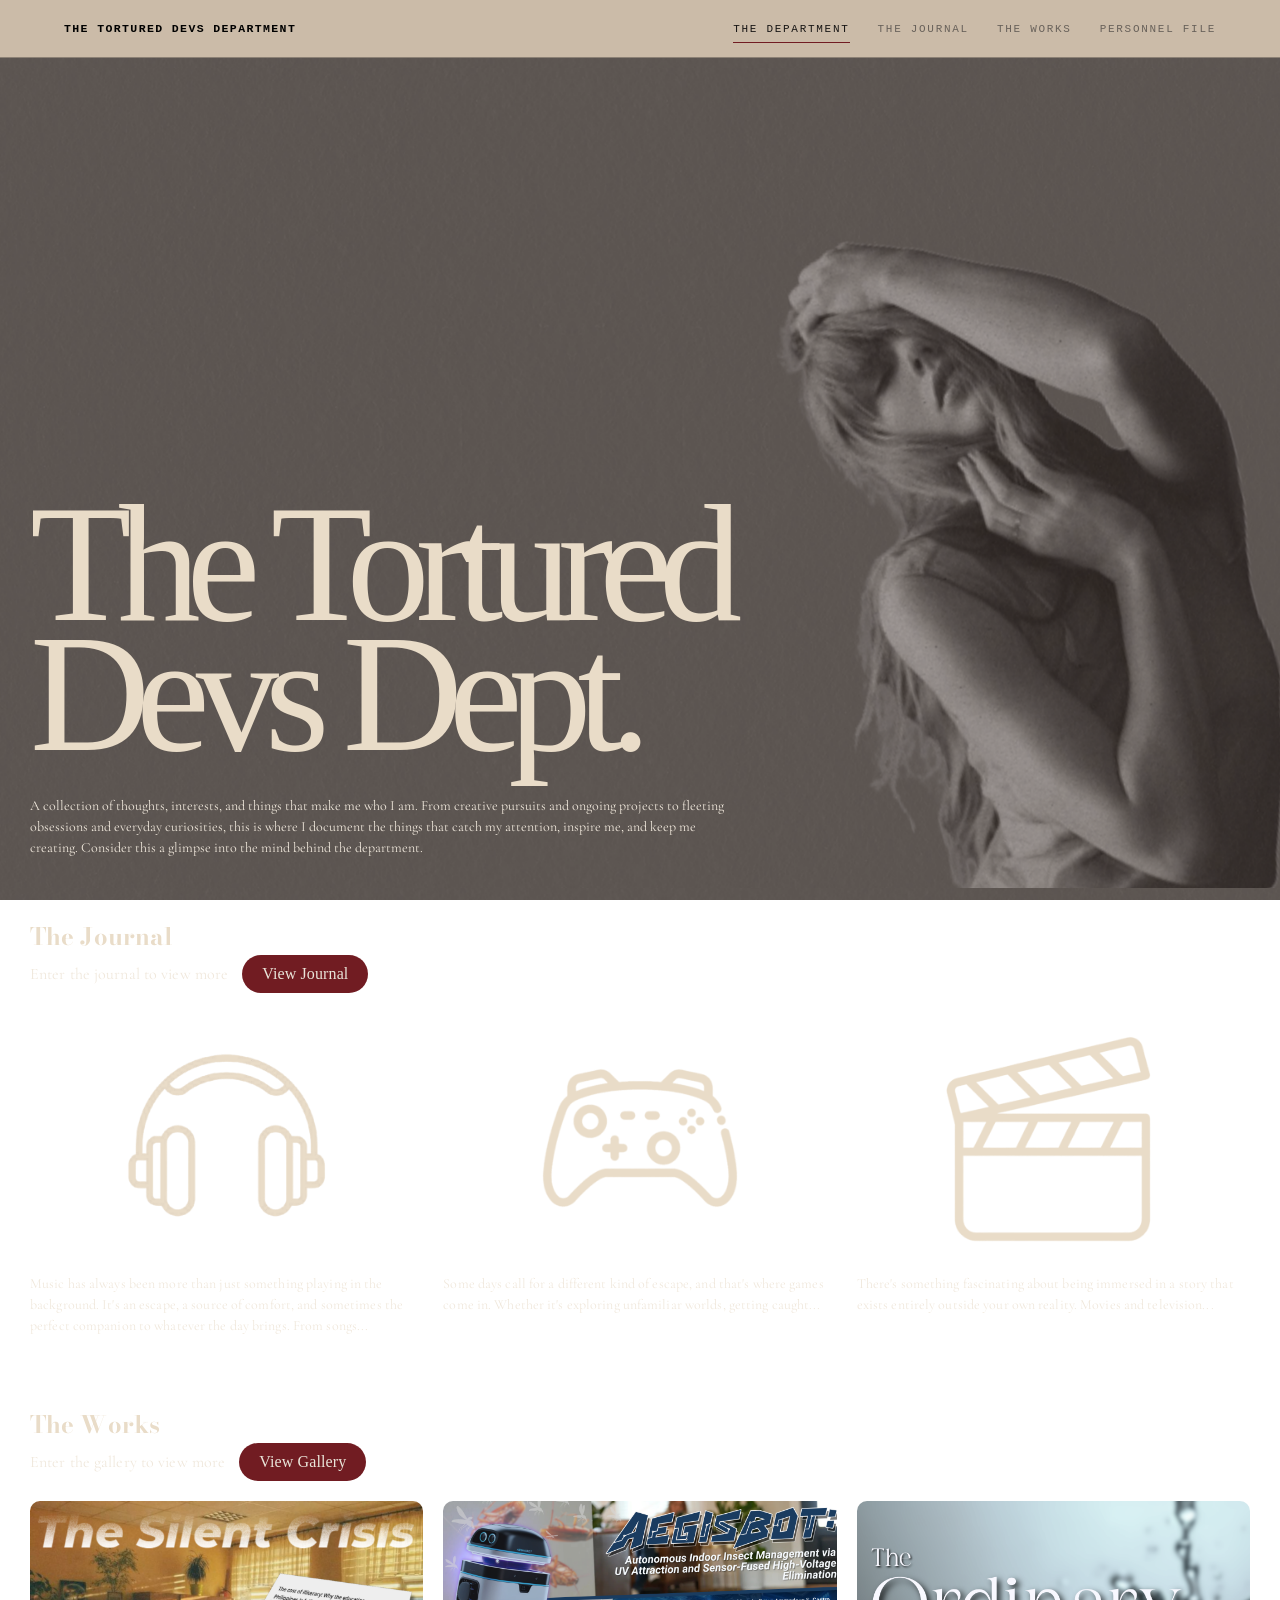
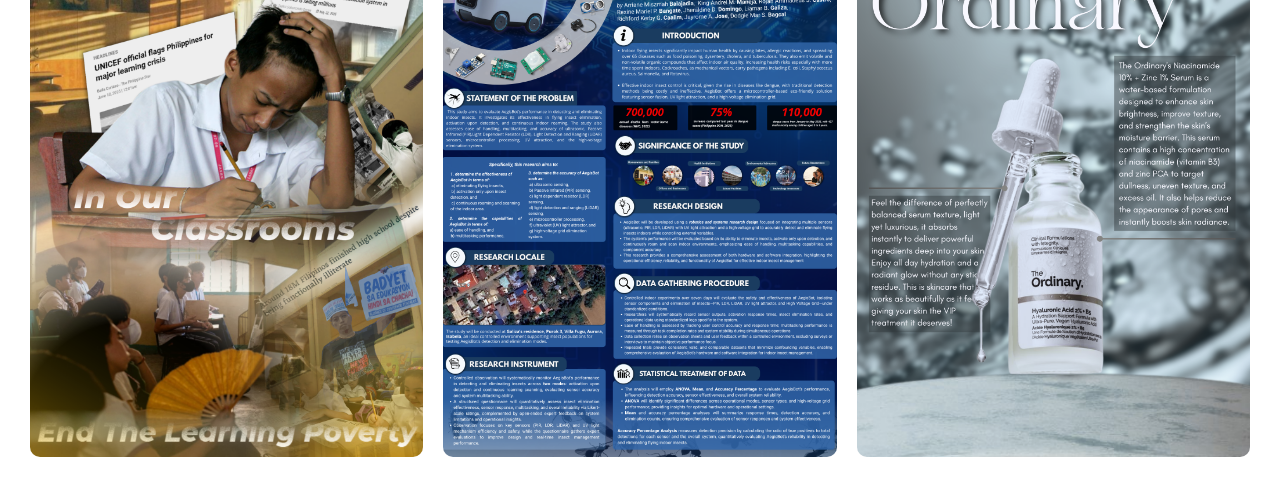
<file: index.html>
<!DOCTYPE html>
<html lang="en">
<head>
    <meta charset="UTF-8">
    <meta name="viewport" content="width=device-width, initial-scale=1.0">
    <title>The Tortured Devs Department</title>
    <link rel="stylesheet" href="styles/styles.css">
    <link href="https://fonts.googleapis.com/css2?family=Bodoni+Moda:opsz,wght@6..96,400;6..96,500&family=Cormorant+Garamond:wght@400;500&display=swap" rel="stylesheet">
</head>
<body>
    <div class="siteHeader">
    
        <a href="index.html" class="logo">The Tortured Devs Department</a>
        <button class="menuToggle" aria-label="Toggle menu">☰</button>
        <nav id="nav">
            <a href="index.html" class="active">the department</a>
            <a href="hobbiesandint.html">the journal</a>
            <a href="gallery.html">the works</a>
            <a href="about.html">personnel file</a>
        </nav>
    </div>
    <main>
        <div class="banner">
            <img src="images/hero.png" class="bannerImage" alt="banner">
            <div class="bannerText">
                <h1>The Tortured Devs Dept.</h1>
                <p> A collection of thoughts, interests, and things that make me who I am. 
                    From creative pursuits and ongoing projects to fleeting obsessions and 
                    everyday curiosities, this is where I document the things that catch my 
                    attention, inspire me, and keep me creating. Consider this a glimpse 
                    into the mind behind the department.
                </p>
            </div>
        </div>
        <div class="content">
            <div class="contentHeadJourn">
                <h2>The Journal</h2>
                <p>Enter the journal to view more</p>
                <a href="hobbiesandint.html" class="viewButton">View Journal</a>
            </div>
            
            <div class="journPreview">
                <div class="contentPrevJourn"><a href="hobbiesandint.html">
                    <img src="images/musicIcon.png" alt="preview">
                        <p>
                            Music has always been more than just something playing in the background. 
                            It's an escape, a source of comfort, and sometimes the perfect companion to 
                            whatever the day brings. From songs...
                        </p>
                        </a>
                </div>
                <div class="contentPrevJourn"><a href="hobbiesandint.html">
                    <img src="images/gameIcon.png" alt="preview">
                        <p>
                            Some days call for a different kind of escape, and that's where games come in.
                            Whether it's exploring unfamiliar worlds, getting caught...
                        </p>
                        </a>
                </div>
                <div class="contentPrevJourn"><a href="hobbiesandint.html">
                    <img src="images/filmIcon.png" alt="preview">
                        <p>
                            There's something fascinating about being immersed in a story that exists 
                            entirely outside your own reality. Movies and television...
                        </p>
                        </a>
                </div>
            </div>

            <div class="contentHeadGallery">
                <h2>The Works</h2>
                <p>Enter the gallery to view more</p>
                <a href="gallery.html" class="viewButton">View Gallery</a>
            </div>
            <div class="galleryPrev">
                <a href="gallery.html?image=pic1.png" class="contentPrevGallery">
                    <img src="images/pic1.png" alt="Gallery preview 1">
                </a>

                <a href="gallery.html?image=pic2.png" class="contentPrevGallery">
                    <img src="images/pic2.png" alt="Gallery preview 2">
                </a>

                <a href="gallery.html?image=pic3.png" class="contentPrevGallery">
                    <img src="images/pic3.png" alt="Gallery preview 3">
                </a>
            </div>
        </div>
    </main>
    <script src="script.js"></script>
</body>
</html>
</file>
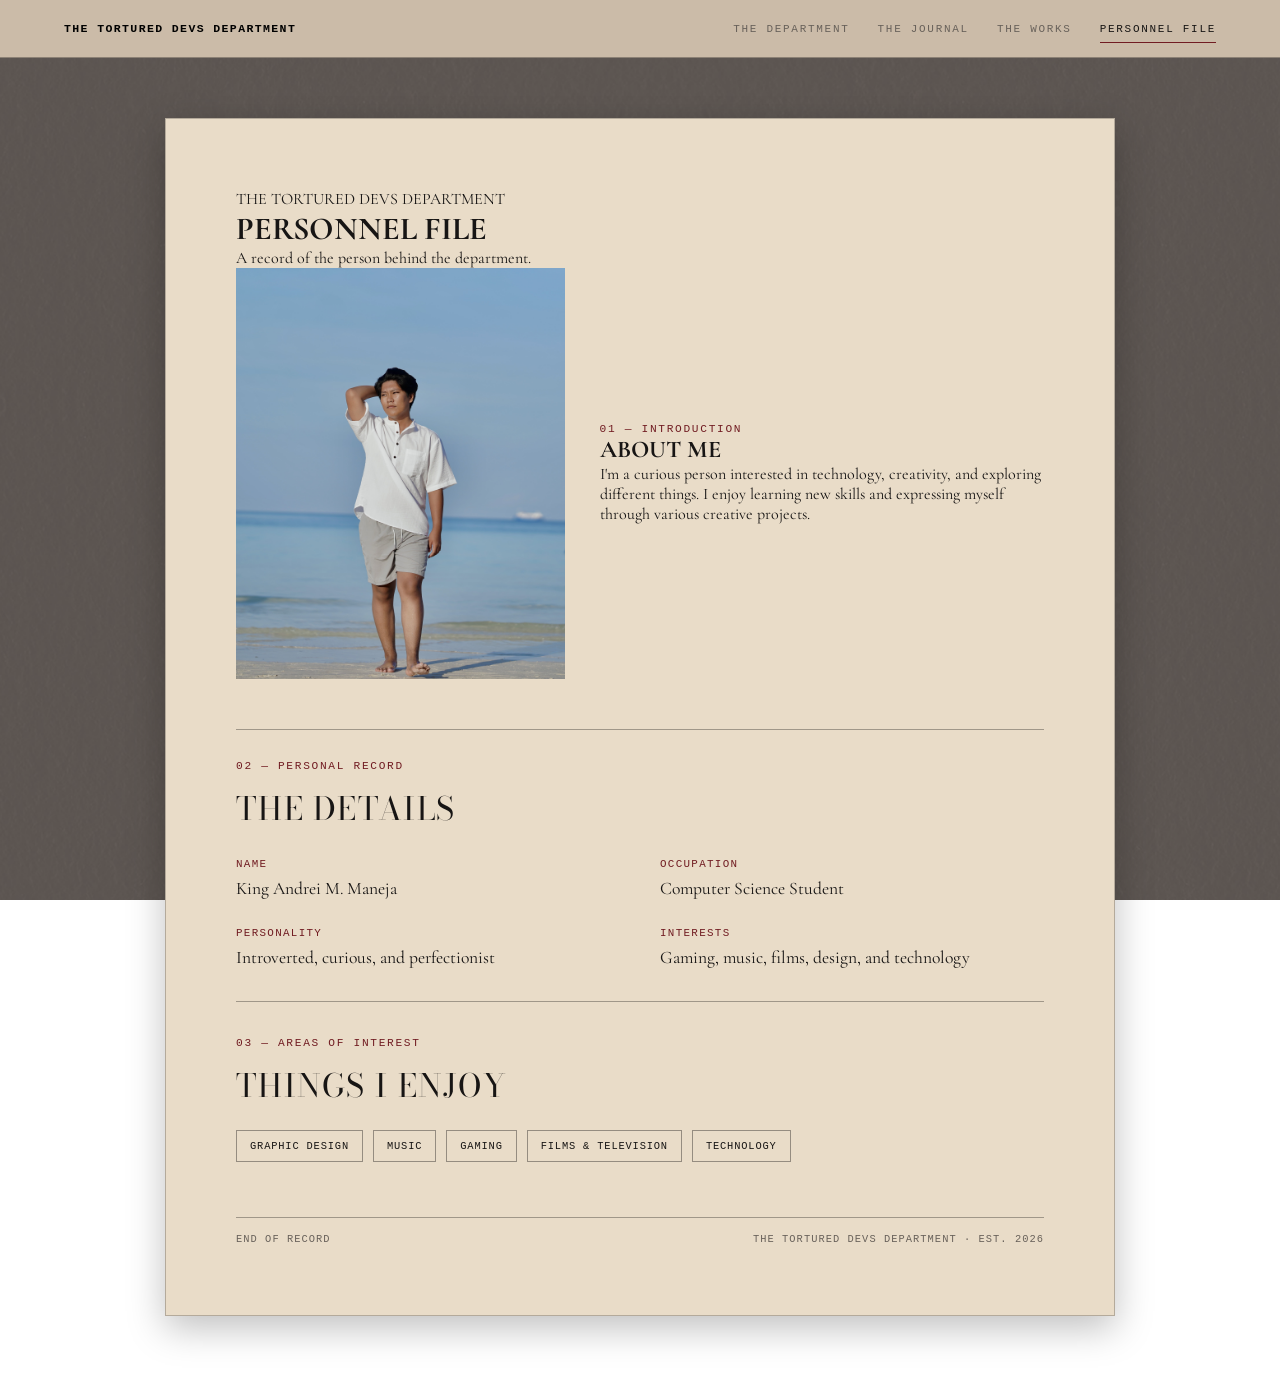
<file: about.html>
<!DOCTYPE html>
<html lang="en">
<head>
    <meta charset="UTF-8">
    <meta name="viewport" content="width=device-width, initial-scale=1.0">
    <title>The Tortured Devs Department</title>
    <link rel="stylesheet" href="styles/styles.css">
    <link href="https://fonts.googleapis.com/css2?family=Bodoni+Moda:opsz,wght@6..96,400;6..96,500&family=Cormorant+Garamond:wght@400;500&display=swap" rel="stylesheet">
</head>
<body>
    <div class="siteHeader">

        <a href="index.html" class="logo">The Tortured Devs Department</a>
        <button class="menuToggle" aria-label="Toggle menu">☰</button>
        <nav id="nav">
            <a href="index.html">the department</a>
            <a href="hobbiesandint.html">the journal</a>
            <a href="gallery.html">the works</a>
            <a href="about.html" class="active">personnel file</a>
        </nav>
    </div>
    <main>
        <div class="profilePage">
            <div class="profilePaper">
                <div class="profileHeading">
                    <p>THE TORTURED DEVS DEPARTMENT</p>
                    <h1>PERSONNEL FILE</h1>
                    <span>A record of the person behind the department.</span>
                </div>

                <div class="profileIntro">
                    <div class="profilePhoto">
                        <img src="images/profilePic.jpg" alt="Profile picture">
                    </div>

                    <div class="profileText">
                        <p class="profileLabel">01 — INTRODUCTION</p>
                        <h2>ABOUT ME</h2>
                        <p>
                            I'm a curious person interested in technology,
                            creativity, and exploring different things.
                            I enjoy learning new skills and expressing myself
                            through various creative projects.
                        </p>
                    </div>
                </div>

                <div class="profileDetails">
                    <p class="profileLabel">02 — PERSONAL RECORD</p>
                    <h2>THE DETAILS</h2>

                    <div class="profileInfo">
                        <div>
                            <span>NAME</span>
                            <p>King Andrei M. Maneja</p>
                        </div>
                        <div>
                            <span>OCCUPATION</span>
                            <p>Computer Science Student</p>
                        </div>
                        <div>
                            <span>PERSONALITY</span>
                            <p>Introverted, curious, and perfectionist</p>
                        </div>
                        <div>
                            <span>INTERESTS</span>
                            <p>Gaming, music, films, design, and technology</p>
                        </div>
                    </div>
                </div>

                <div class="profileInterests">
                    <p class="profileLabel">03 — AREAS OF INTEREST</p>
                    <h2>THINGS I ENJOY</h2>

                    <div class="interestList">
                        <span>GRAPHIC DESIGN</span>
                        <span>MUSIC</span>
                        <span>GAMING</span>
                        <span>FILMS & TELEVISION</span>
                        <span>TECHNOLOGY</span>
                    </div>
                </div>

                <div class="profileFooter">
                    <p>END OF RECORD</p>
                    <span>THE TORTURED DEVS DEPARTMENT · EST. 2026</span>
                </div>
            </div>
        </div>
    </main>
    <script src="script.js"></script>
</body>
</html>
</file>
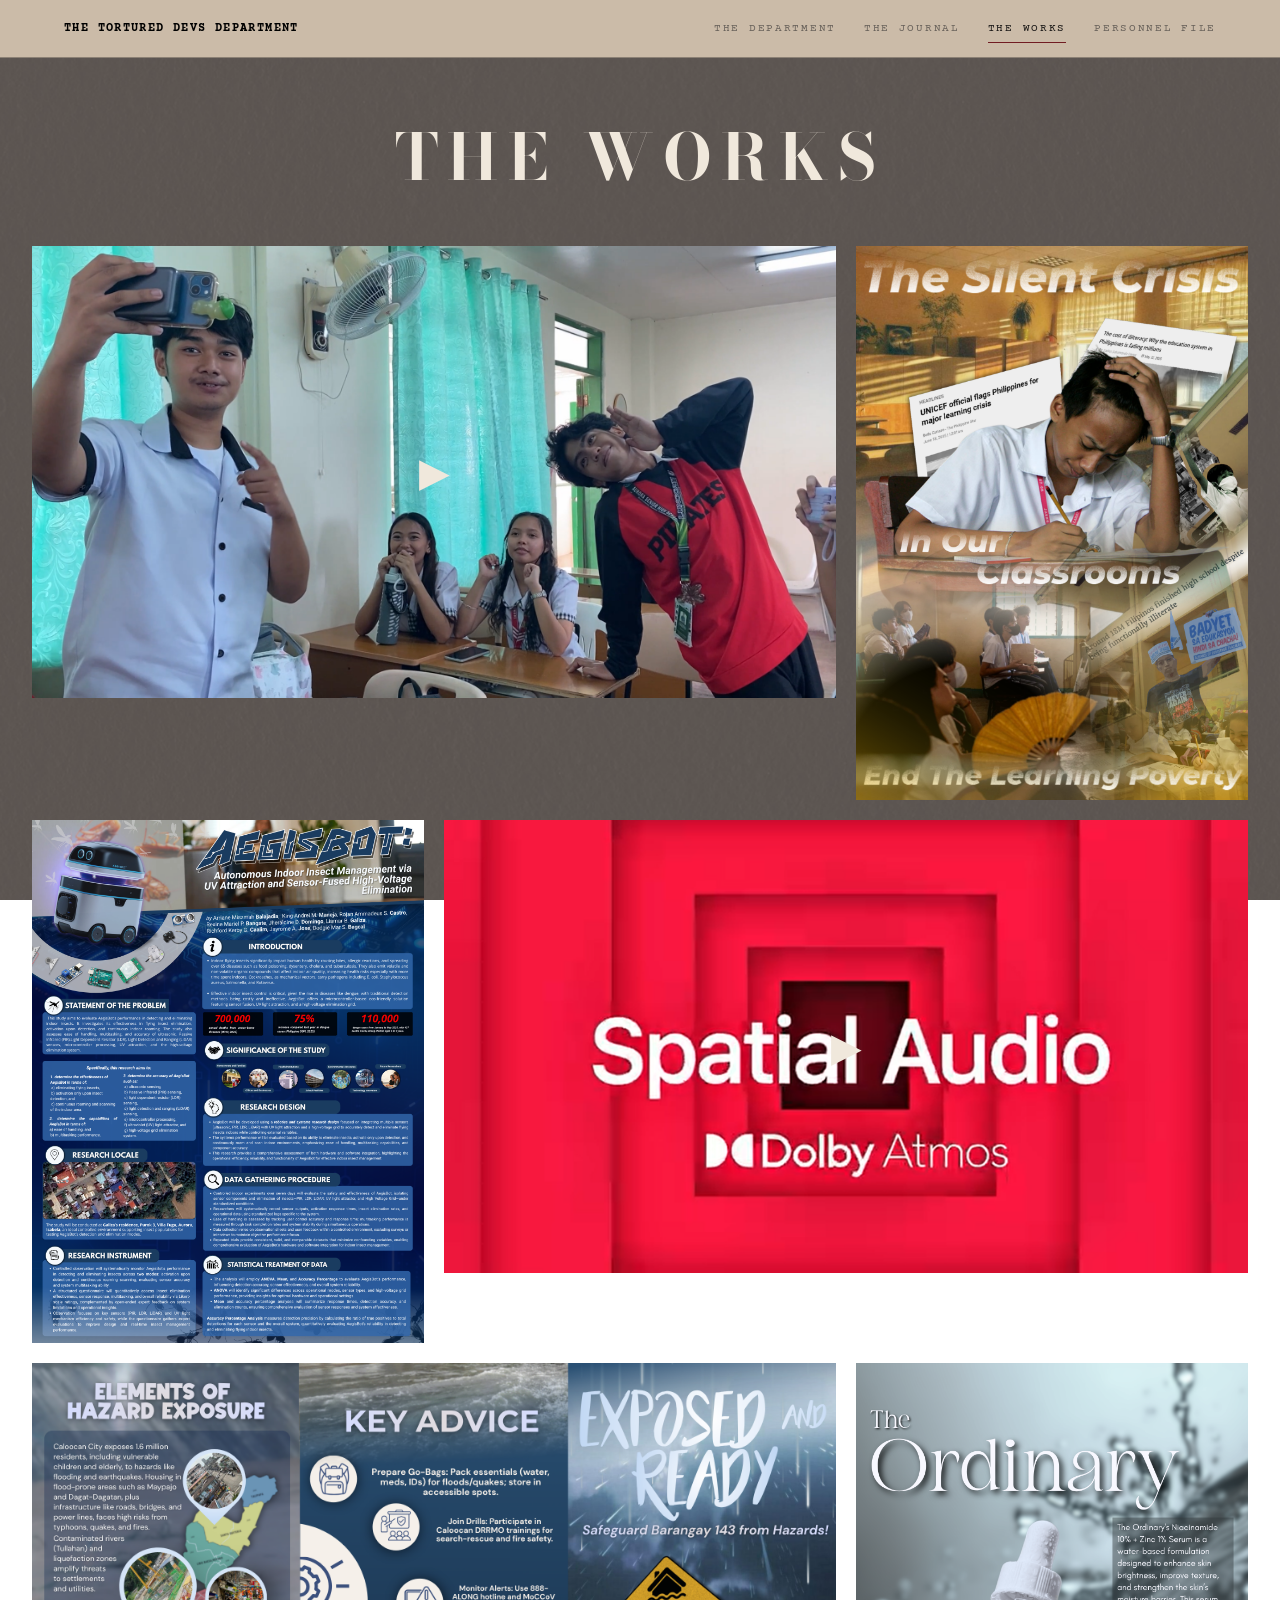
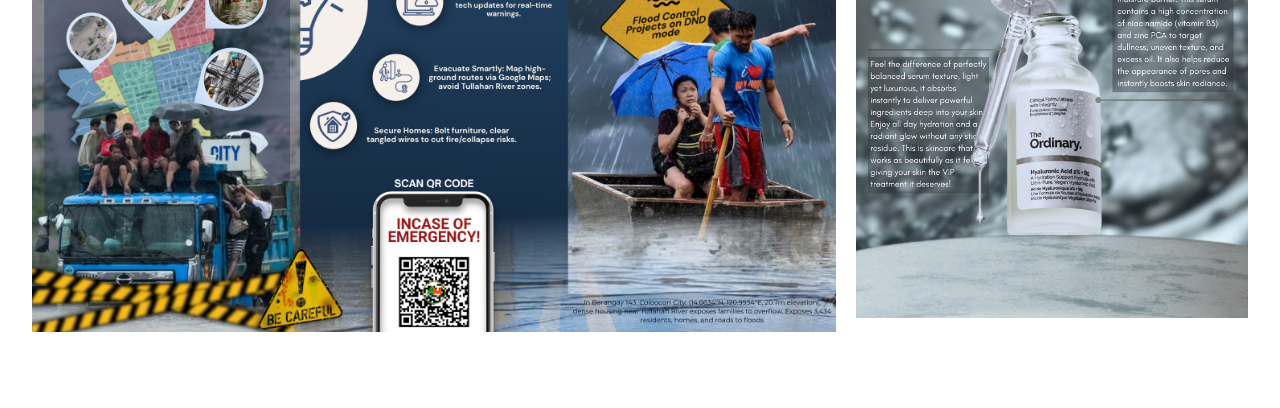
<file: gallery.html>
<!DOCTYPE html>
<html lang="en">

<head>
    <meta charset="UTF-8">
    <meta name="viewport" content="width=device-width, initial-scale=1.0">
    <title>The Tortured Devs Department</title>

    <link rel="stylesheet" href="styles/styles.css">

    <link href="https://fonts.googleapis.com/css2?family=Bodoni+Moda:opsz,wght@6..96,400;6..96,500&family=Cormorant+Garamond:wght@400;500&family=Courier+Prime:wght@400;700&display=swap" rel="stylesheet">
</head>

<body>

    <div class="siteHeader">
        <a href="index.html" class="logo">The Tortured Devs Department</a>

        <button class="menuToggle" type="button" aria-label="Toggle menu">☰</button>

        <nav id="nav">
            <a href="index.html">the department</a>
            <a href="hobbiesandint.html">the journal</a>
            <a href="gallery.html" class="active">the works</a>
            <a href="about.html">personnel file</a>
        </nav>
    </div>

    <main>

        <div class="galleryHeader">
            <h1>THE WORKS</h1>
        </div>

        <div class="galleryMasonry">

            <button class="galleryCard landscape" type="button"
                data-type="video"
                data-video-id="vAM9sGTKgOc">

                <img src="images/vid1Thumbnail.png" alt="Video 1 thumbnail">

                <span>The Things That Burn When No One Is Watching</span>
                <span class="playIcon" aria-hidden="true">▶</span>

            </button>

            <button class="galleryCard" type="button"
                data-type="image">

                <img src="images/pic1.png" alt="Photo 1">

                <span>The Unwritten Lessons of a Borrowed Future</span>

            </button>

            <button class="galleryCard" type="button"
                data-type="image">

                <img src="images/pic2.png" alt="Photo 2">

                <span>A Most Public Trial of Private Conclusions</span>

            </button>

            <button class="galleryCard landscape" type="button"
                data-type="video"
                data-video-id="2HufLmQmGqs">

                <img src="images/vid2Thumbnail.png" alt="Video 2 thumbnail">

                <span>A Soundtrack for the Things We Couldn't Say. Yearn with Apple Music</span>
                <span class="playIcon" aria-hidden="true">▶</span>

            </button>

            <button class="galleryCard" type="button"
                data-type="carousel">

                <img src="images/pic4.png" alt="Photo 4">
                <img src="images/pic5.png" alt="Photo 5" hidden>

                <span>A Study in Imperfection, or the Art of Becoming</span>

            </button>

            <button class="galleryCard" type="button"
                data-type="image">

                <img src="images/pic3.png" alt="Photo 3">

                <span>A Study in Imperfection, or the Art of Becoming</span>

            </button>

        </div>

    </main>

    <dialog class="imageViewer">

        <div class="viewerContent">

            <button class="viewerPrev" type="button" aria-label="Previous image">‹</button>

            <img class="viewerImage" src="images/pic1.png" alt="Selected gallery image">

            <button class="viewerNext" type="button" aria-label="Next image">›</button>

            <div class="viewerSide">
                <button class="viewerClose" type="button" aria-label="Close image">&times;</button>

                <p class="viewerCaption"></p>
                <p class="viewerCounter"></p>
            </div>

        </div>

    </dialog>

    <dialog class="videoViewer">

        <div class="videoViewerContent">

            <iframe class="viewerVideo" title="Gallery video player" allow="accelerometer; autoplay; clipboard-write; encrypted-media; gyroscope; picture-in-picture; web-share" referrerpolicy="strict-origin-when-cross-origin" allowfullscreen></iframe>

            <div class="viewerSide">
                <button class="viewerClose" type="button" aria-label="Close video">&times;</button>

                <p class="viewerCaption"></p>
            </div>

        </div>

    </dialog>

    <script src="script.js"></script>

</body>
</html>
</file>
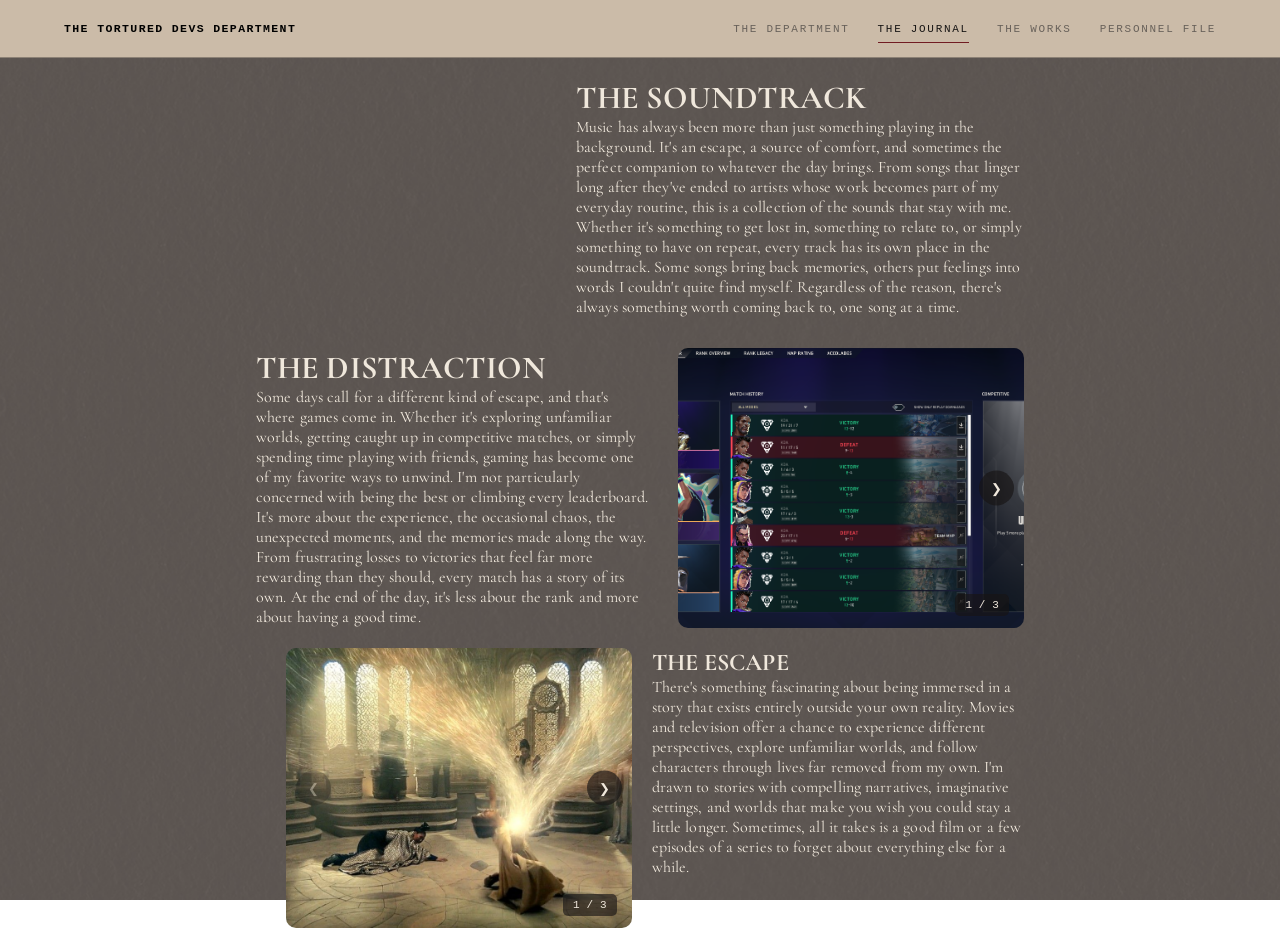
<file: hobbiesandint.html>
<!DOCTYPE html>
<html lang="en">
<head>
    <meta charset="UTF-8">
    <meta name="viewport" content="width=device-width, initial-scale=1.0">
    <title>The Tortured Devs Department</title>
    <link rel="stylesheet" href="styles/styles.css">
    <link href="https://fonts.googleapis.com/css2?family=Bodoni+Moda:opsz,wght@6..96,400;6..96,500&family=Cormorant+Garamond:wght@400;500&display=swap" rel="stylesheet">
</head>
<body>
    <div class="siteHeader">
    
        <a href="index.html" class="logo">The Tortured Devs Department</a>
        <button class="menuToggle" aria-label="Toggle menu">☰</button>
        <nav id="nav">
            <a href="index.html">the department</a>
            <a href="hobbiesandint.html" class="active">the journal</a>
            <a href="gallery.html">the works</a>
            <a href="about.html">personnel file</a>
        </nav>
    </div>
    <main>
        <div class="journalSelection">
            <div class="journalEntry">
                <div class="spotifyEmbed">
                    <iframe data-testid="embed-iframe"
                    style="border-radius:12px"
                    src="https://open.spotify.com/embed/playlist/2UO0IVPFY34RZie0UR5kw1?utm_source=generator&si=5070b3c070aa4804"
                    allowfullscreen=""
                    allow="autoplay; clipboard-write; encrypted-media; fullscreen; picture-in-picture"
                    loading="lazy">
                    </iframe>
                </div>
                <div class="journalText">
                    <h1>THE SOUNDTRACK</h1>
                    <p>
                        Music has always been more than just something playing in the background. 
                        It's an escape, a source of comfort, and sometimes the perfect companion to 
                        whatever the day brings. From songs that linger long after they've ended to 
                        artists whose work becomes part of my everyday routine, this is a collection 
                        of the sounds that stay with me. Whether it's something to get lost in, 
                        something to relate to, or simply something to have on repeat, every track 
                        has its own place in the soundtrack. Some songs bring back memories, others 
                        put feelings into words I couldn't quite find myself. Regardless of the reason, 
                        there's always something worth coming back to, one song at a time.
                    </p>
                </div>
            </div>  
            <div class="journalEntry">
                <div class="journalText">
                    <h1>THE DISTRACTION</h1>
                    <p>
                        Some days call for a different kind of escape, and that's where games come in.
                        Whether it's exploring unfamiliar worlds, getting caught up in competitive
                        matches, or simply spending time playing with friends, gaming has become one
                        of my favorite ways to unwind. I'm not particularly concerned with being the
                        best or climbing every leaderboard. It's more about the experience, the
                        occasional chaos, the unexpected moments, and the memories made along the
                        way. From frustrating losses to victories that feel far more rewarding than
                        they should, every match has a story of its own. At the end of the day, it's
                        less about the rank and more about having a good time.
                    </p>
                </div>
                    <div class="imageCarousel">
                        <div class="carouselTrack">
                            <img src="images/gameCarousel1.png" alt="Gaming screenshot">
                            <img src="images/gameCarousel2.png" alt="Gaming screenshot">
                            <img src="images/gameCarousel3.png" alt="Gaming screenshot">
                        </div>
                        <button class="carouselPrev" aria-label="Previous image">&#10094;</button>
                        <button class="carouselNext" aria-label="Next image">&#10095;</button>
                        <div class="carouselCounter">
                            <span class="currentSlide">01</span> / 03
                        </div>
                    </div>
            </div>
            <section class="journalEntry film">
                <div class="imageCarousel">
                    <div class="carouselTrack">
                        <img src="images/film1.jpg" alt="Film screenshot 1">
                        <img src="images/film2.jpg" alt="Film screenshot 2">
                        <img src="images/film3.jpg" alt="Film screenshot 3">
                    </div>
                    <button class="carouselPrev" aria-label="Previous image">&#10094;</button>
                    <button class="carouselNext" aria-label="Next image">&#10095;</button>
                    <div class="carouselCounter">
                        <span class="currentSlide">01</span> / 03
                    </div>
                </div>
                <div class="journalText">
                    <h2>THE ESCAPE</h2>
                    <p>
                        There's something fascinating about being immersed in a story that exists 
                        entirely outside your own reality. Movies and television offer a chance to 
                        experience different perspectives, explore unfamiliar worlds, and follow 
                        characters through lives far removed from my own. I'm drawn to stories with 
                        compelling narratives, imaginative settings, and worlds that make you wish 
                        you could stay a little longer. Sometimes, all it takes is a good film or 
                        a few episodes of a series to forget about everything else for a while.
                    </p>
                </div>
            </section>
        </div> 
    </main>
    <script src="script.js"></script>
</body>
</html>
</file>
<file: styles/styles.css>
* {
    margin: 0;
    padding: 0;
    box-sizing: border-box;
}

html,
body {
    margin: 0;
    padding: 0;
    width: 100%;
    min-height: 100%;
}

body {
    background-image: url("../images/background.png");
    background-size: cover;
    background-position: center;
    background-repeat: no-repeat;
    background-attachment: fixed;
}

main {
    margin-top: 10px;
    flex: 1;
}

a {
    color: inherit;
    text-decoration: none;
}

.siteHeader {
    position: sticky;
    top: 0;
    z-index: 1000;
    width: 100%;
    display: flex;
    justify-content: space-between;
    align-items: center;
    gap: 28px;
    padding: 22px 5vw;
    border-bottom: 1px solid rgba(23, 21, 20, 0.35);
    background: #CBBBA8;
    backdrop-filter: blur(18px);
}

.logo {
    font-family: "Courier Prime", "Courier New", monospace;
    font-size: 0.72rem;
    font-weight: bolder;
    letter-spacing: 0.12em;
    text-transform: uppercase;
    transition: opacity 0.2s ease;
}

.logo:hover {
    opacity: 0.55;
}

#nav {
    display: flex;
    align-items: center;
    gap: 28px;
}

#nav a {
    position: relative;
    font-family: "Courier Prime", "Courier New", monospace;
    font-size: clamp(5px, 1vw, 11px);
    letter-spacing: 1.28pt;
    text-transform: uppercase;
    color: #68615a;
    transition: color 0.2s ease, transform 0.2s ease;
}

#nav a:hover,
#nav a.active {
    color: #171514;
}

#nav a.active::after {
    content: "";
    position: absolute;
    left: 0;
    right: 0;
    bottom: -8px;
    height: 1px;
    background: #711c22;
}

.menuToggle {
    display: none;
    background: none;
    border: 0;
    font-size: 20.2px;
    cursor: pointer;
}

@media (max-width: 768px) {
    .siteHeader {
        position: sticky;
        z-index: 1000;
        overflow: visible;
    }

    .logo,
    .menuToggle {
        position: relative;
        z-index: 1002;
    }

    .menuToggle {
        display: block;
    }

    #nav {
        display: none;
        position: absolute;
        top: 100%;
        left: 0;
        width: 100%;
        height: auto;
        max-height: 80vh;
        box-sizing: border-box;
        border-bottom: 1px solid rgba(23, 21, 20, 0.35);
        background: rgba(233, 228, 217, 0.97);
        backdrop-filter: blur(18px);
        z-index: 1001;
        flex-direction: column;
        align-items: flex-start;
        justify-content: flex-start;
        gap: 26px;
        padding: 30px 26px;
        overflow-y: auto;
    }

    #nav.open {
        display: flex;
    }

    #nav a {
        font-size: 11px;
        text-transform: uppercase;
        letter-spacing: 1px;
        color: #171514;
    }
}

.banner {
    position: relative;
    min-height: calc(100vh - 80px);
    width: 100%;
    overflow: hidden;
}

.bannerImage {
    position: absolute;
    inset: 0;
    width: 100%;
    height: 100%;
    object-fit: cover;
    object-position: right center;
    z-index: 0;
}

.bannerText {
    position: relative;
    z-index: 1;
    display: flex;
    min-height: calc(100vh - 80px);
    flex-direction: column;
    justify-content: flex-end;
    align-items: flex-start;
    padding: 30px;
    box-sizing: border-box;
}

.bannerText h1 {
    margin: 0 0 35px;
    max-width: 750px;
    font-size: clamp(4.8rem, 13vw, 12rem);
    line-height: 0.78;
    letter-spacing: -0.085em;
    font-weight: 400;
    color: #E9DCC8;
}

.bannerText p {
    font-size: 14px;
    line-height: 1.5;
    max-width: 700px;
    margin: 0;
    color: #F0E8DC;
    font-family: "Cormorant Garamond", serif;
}

.content {
    margin: 30px;
}

.contentHeadJourn {
    margin-bottom: 20px;
    letter-spacing: 0.08pt;
    color: #F0E8DC;
}

.contentHeadJourn h2 {
    color: #E9DCC8;
    font-family: "Bodoni Moda", serif;
}

.contentHeadJourn p,
.contentHeadJourn button {
    display: inline-block;
    font-family: "Cormorant Garamond", serif;
    margin-right: 10px;
}

.contentHeadJourn button {
    border: 0;
    border-radius: 10px;
    padding: 6px 12px;
    letter-spacing: 0.08pt;
    font-size: 14px;
    background: #F0E8DC;
    color: #171514;
    cursor: pointer;
}

.journPreview {
    display: flex;
    flex-direction: row;
    overflow: auto;
    margin-bottom: 70px;
    gap: 20px;
    width: 100%;
    font-family: "Cormorant Garamond", serif;
    letter-spacing: 0.08pt;
    color: #F0E8DC;
}

.contentPrevJourn {
    flex: 1;
    border-radius: 10px;
    padding: 0;
    cursor: pointer;
    transition: background 0.5s ease, padding 0.5s ease, transform 0.5s ease;
}

.contentPrevJourn:hover {
    background: #68615a;
    border-radius: 20px;
    padding: 10px;
}

.contentPrevJourn img {
    display: block;
    margin-inline: auto;
    width: clamp(200px, 33vw, 350px);
    height: clamp(200px, 33vw, 250px);
    object-fit: cover;
}

.contentPrevJourn p {
    margin-top: 10px;
    font-size: 14px;
    line-height: 1.5;
}

.galleryPrev {
    display: flex;
    flex-direction: row;
    overflow: auto;
    gap: 20px;
    width: 100%;
    flex: 1;
    min-width: 200px;
}

.contentHeadGallery {
    margin-bottom: 20px;
    letter-spacing: 0.08pt;
    color: #F0E8DC;
}

.contentHeadGallery h2 {
    color: #E9DCC8;
    font-family: "Bodoni Moda", serif;
}

.contentHeadGallery p,
.contentHeadGallery button {
    display: inline-block;
    font-family: "Cormorant Garamond", serif;
    margin-right: 10px;
}

.contentHeadGallery button {
    border: 0;
    border-radius: 10px;
    padding: 6px 12px;
    letter-spacing: 0.08pt;
    font-size: 14px;
    background: #F0E8DC;
    color: #171514;
    cursor: pointer;
}

.contentPrevGallery {
    flex: 1;
    min-width: 200px;
    border-radius: 10px;
    padding: 0;
    overflow: hidden;
    transition: background 0.5s ease, border-radius 0.5s ease;
}

.contentPrevGallery:hover {
    background: #68615a;
    border-radius: 20px;
}

.contentPrevGallery img {
    display: block;
    width: 100%;
    height: 100%;
    object-fit: cover;
    transition: transform 0.5s ease;
}

.contentPrevGallery:hover img {
    transform: scale(1.05);
}

.journalSelection {
    display: flex;
    flex-direction: column;
    justify-content: center;
    align-items: center;
}

.journalEntry {
    display: flex;
    flex-direction: row;
    align-items: flex-start;
    margin: 10px;
    letter-spacing: 0.08pt;
    color: #F0E8DC;
    font-family: "Cormorant Garamond", serif;
    width: 60vw;
}

.journalEntry .spotifyEmbed {
    margin-top: 0;
    margin-right: 20px;
    flex-shrink: 0;
}

.spotifyEmbed iframe {
    display: block;
    width: 300px;
    height: 250px;
    border: none;
}

.journalEntry.gaming {
    flex-direction: row;
}

.journalEntry.film {
    flex-direction: row;
}

.journalEntry.film .imageCarousel {
    margin-right: 20px;
}

.imageCarousel {
    position: relative;
    width: 45%;
    height: 280px;
    margin-left: 30px;
    flex-shrink: 0;
    overflow: hidden;
    border-radius: 10px;
}

.carouselTrack {
    display: flex;
    width: 100%;
    height: 100%;
    transition: transform 0.5s ease;
}

.carouselTrack img {
    flex: 0 0 100%;
    min-width: 100%;
    width: 100%;
    height: 100%;
    object-fit: cover;
}

.imageCarousel button {
    position: absolute;
    top: 50%;
    transform: translateY(-50%);
    border: none;
    border-radius: 50%;
    width: 35px;
    height: 35px;
    background: rgba(23, 21, 20, 0.65);
    color: #F0E8DC;
    cursor: pointer;
    transition: background 0.3s ease;
}

.imageCarousel button:hover {
    background: #711c22;
}

.imageCarousel button:disabled {
    opacity: 0.35;
    cursor: default;
}

.carouselPrev {
    left: 10px;
}

.carouselNext {
    right: 10px;
}

.carouselCounter {
    position: absolute;
    bottom: 12px;
    right: 15px;
    padding: 5px 10px;
    border-radius: 5px;
    background: rgba(23, 21, 20, 0.65);
    color: #F0E8DC;
    font-family: "Courier New", monospace;
    font-size: 11px;
}

@media (max-width: 768px) {
    .journalEntry {
        flex-direction: column;
        width: 90%;
        gap: 20px;
    }

    .journalEntry.gaming,
    .journalEntry.film {
        flex-direction: column;
    }

    .imageCarousel {
        width: 100%;
        height: 250px;
        margin: 0;
    }

    .journalEntry.film .imageCarousel {
        margin-right: 0;
    }

    .spotifyEmbed iframe {
        max-width: 100%;
    }
}

.galleryHeader {
    text-align: center;
    margin: 50px 0 40px;
}

.galleryHeader h1 {
    font-family: "Bodoni Moda", serif;
    font-size: clamp(2rem, 5vw, 4rem);
    color: #F0E8DC;
    letter-spacing: 0.15em;
}

.galleryMasonry {
    display: grid;
    grid-template-columns: repeat(3, minmax(0, 1fr));
    grid-auto-flow: dense;
    align-items: start;
    gap: 20px;
    width: 95%;
    max-width: 1500px;
    margin: 3% auto 6%;
}

.galleryCard {
    position: relative;
    display: block;
    width: 100%;
    height: auto;
    padding: 0;
    border: none;
    background: #171514;
    cursor: pointer;
    overflow: hidden;
}

.galleryCard.landscape {
    grid-column: span 2;
}

.galleryCard img,
.galleryCard video {
    display: block;
    width: 100%;
    height: auto;
    object-fit: contain;
}

.galleryCard > span:not(.playIcon) {
    position: absolute;
    bottom: 0;
    left: 0;
    width: 100%;
    padding: 15px;
    color: #F0E8DC;
    background: rgba(23, 21, 20, 0.75);
    font-family: "Cormorant Garamond", serif;
    font-size: 1rem;
    opacity: 0;
    transition: opacity 0.3s ease;
}

.galleryCard:hover > span:not(.playIcon),
.galleryCard:focus-visible > span:not(.playIcon) {
    opacity: 1;
}

.galleryCard .playIcon {
    position: absolute;
    top: 50%;
    left: 50%;
    bottom: auto;
    width: auto;
    padding: 0;
    transform: translate(-50%, -50%);
    color: #F0E8DC;
    background: transparent;
    font-family: Arial, sans-serif;
    font-size: 2.5rem;
    opacity: 1;
    visibility: visible;
    z-index: 2;
    pointer-events: none;
}

.imageViewer,
.videoViewer {
    width: 85%;
    max-width: 1200px;
    max-height: 90vh;
    margin: auto;
    padding: 0;
    border: 1px solid rgba(240, 232, 220, 0.3);
    background: #171514;
    color: #F0E8DC;
}

.imageViewer[open],
.videoViewer[open] {
    display: flex;
    align-items: center;
    justify-content: center;
}

.imageViewer::backdrop,
.videoViewer::backdrop {
    background: rgba(0, 0, 0, 0.85);
}

.viewerContent,
.videoViewerContent {
    display: flex;
    align-items: center;
    justify-content: center;
    gap: 20px;
    width: 100%;
    padding: 25px;
}

.viewerImage {
    display: block;
    flex: 1;
    min-width: 0;
    width: auto;
    max-width: 75%;
    max-height: 75vh;
    object-fit: contain;
}

.viewerVideo {
    display: block;
    flex-shrink: 0;
    width: 75%;
    height: auto;
    max-height: 80vh;
    aspect-ratio: 16 / 9;
    border: 0;
}

.viewerSide {
    position: relative;
    flex: 1;
    min-width: 150px;
    align-self: stretch;
    display: flex;
    flex-direction: column;
    justify-content: flex-start;
    padding-top: 40px;
}

.viewerClose {
    position: absolute;
    top: 0;
    right: 0;
    border: none;
    background: none;
    color: #F0E8DC;
    font-size: 2rem;
    cursor: pointer;
}

.viewerCaption {
    font-family: "Cormorant Garamond", serif;
    font-size: 1.1rem;
    line-height: 1.5;
}

.viewerPrev,
.viewerNext {
    flex-shrink: 0;
    width: 40px;
    height: 40px;
    border: 1px solid rgba(240, 232, 220, 0.4);
    border-radius: 50%;
    background: rgba(23, 21, 20, 0.7);
    color: #F0E8DC;
    font-size: 1.8rem;
    cursor: pointer;
    transition: background 0.3s ease, border-color 0.3s ease;
}

.viewerPrev:hover,
.viewerNext:hover {
    background: #711c22;
    border-color: #711c22;
}

.viewerPrev:disabled,
.viewerNext:disabled {
    opacity: 0.3;
    cursor: default;
}

.viewerCounter {
    margin-top: 12px;
    font-family: "Courier Prime", monospace;
    font-size: 0.75rem;
    color: #CBBBA8;
}

@media (max-width: 700px) {
    .galleryMasonry {
        grid-template-columns: repeat(2, minmax(0, 1fr));
        width: 92%;
    }

    .imageViewer,
    .videoViewer {
        width: 95%;
    }

    .viewerContent {
        flex-wrap: wrap;
        gap: 12px;
        padding: 15px;
    }

    .viewerImage {
        max-width: calc(100% - 104px);
        max-height: 65vh;
    }

    .viewerPrev,
    .viewerNext {
        width: 35px;
        height: 35px;
        font-size: 1.5rem;
    }

    .viewerSide {
        flex-basis: 100%;
        min-width: 0;
        min-height: 60px;
        padding-top: 35px;
    }

    .videoViewerContent {
        flex-direction: column;
        align-items: center;
        max-height: 90vh;
        overflow-y: auto;
    }

    .viewerVideo {
        width: 100%;
        max-height: 65vh;
    }

    .videoViewerContent .viewerSide {
        width: 100%;
    }
}

@media (max-width: 450px) {
    .galleryMasonry {
        grid-template-columns: 1fr;
    }

    .galleryCard.landscape {
        grid-column: span 1;
    }
}

.galleryCard img[hidden] {
    display: none;
}

.profilePage {
    display: flex;
    justify-content: center;
    align-items: flex-start;
    padding: 50px 20px 80px;
}

.profilePaper {
    width: 100%;
    max-width: 950px;
    padding: clamp(25px, 6vw, 70px);
    background: #E9DCC8;
    color: #171514;
    border: 1px solid rgba(23, 21, 20, 0.25);
    box-shadow: 0 12px 35px rgba(0, 0, 0, 0.25);
    font-family: "Cormorant Garamond", serif;
}

.profileHeader {
    text-align: center;
    padding-bottom: 30px;
    margin-bottom: 40px;
    border-bottom: 1px solid rgba(23, 21, 20, 0.35);
}

.profileLabel,
.profileSectionLabel {
    font-family: "Courier Prime", "Courier New", monospace;
    font-size: 0.7rem;
    letter-spacing: 0.15em;
    color: #711c22;
}

.profileHeader h1 {
    margin: 15px 0 8px;
    font-family: "Bodoni Moda", serif;
    font-size: clamp(2rem, 6vw, 4rem);
    font-weight: 400;
    letter-spacing: 0.08em;
}

.profileSubtitle {
    font-size: 1.1rem;
    font-style: italic;
    color: #68615a;
}

.profileIntro {
    display: grid;
    grid-template-columns: 0.85fr 1.15fr;
    align-items: center;
    gap: 35px;
    margin-bottom: 50px;
}

.profilePhoto {
    width: 100%;
    aspect-ratio: 4 / 5;
    overflow: hidden;
    background: #CBBBA8;
}

.profilePhoto img {
    display: block;
    width: 100%;
    height: 100%;
    object-fit: cover;
}

.profileIntroduction h2,
.profileDetails h2,
.profileInterests h2 {
    margin: 12px 0 15px;
    font-family: "Bodoni Moda", serif;
    font-size: clamp(1.4rem, 3vw, 2rem);
    font-weight: 400;
    letter-spacing: 0.04em;
}

.profileIntroduction > p:last-child {
    font-size: 1.1rem;
    line-height: 1.7;
    text-align: justify;
}

.profileDetails {
    padding: 30px 0;
    margin-bottom: 25px;
    border-top: 1px solid rgba(23, 21, 20, 0.35);
    border-bottom: 1px solid rgba(23, 21, 20, 0.35);
}

.profileInfo {
    display: grid;
    grid-template-columns: repeat(2, minmax(0, 1fr));
    gap: 25px 40px;
    margin-top: 25px;
}

.profileInfo span {
    display: block;
    margin-bottom: 6px;
    font-family: "Courier Prime", "Courier New", monospace;
    font-size: 0.68rem;
    letter-spacing: 0.12em;
    color: #711c22;
}

.profileInfo p {
    font-size: 1.1rem;
    line-height: 1.5;
}

.profileInterests {
    margin-top: 35px;
}

.interestList {
    display: flex;
    flex-wrap: wrap;
    gap: 10px;
    margin-top: 20px;
}

.interestList span {
    padding: 9px 13px;
    border: 1px solid rgba(23, 21, 20, 0.4);
    font-family: "Courier Prime", "Courier New", monospace;
    font-size: 0.65rem;
    letter-spacing: 0.08em;
    transition: background 0.3s ease, color 0.3s ease;
}

.interestList span:hover {
    background: #711c22;
    color: #F0E8DC;
}

.profileFooter {
    display: flex;
    justify-content: space-between;
    align-items: center;
    gap: 15px;
    margin-top: 55px;
    padding-top: 15px;
    border-top: 1px solid rgba(23, 21, 20, 0.35);
    font-family: "Courier Prime", "Courier New", monospace;
    font-size: 0.65rem;
    letter-spacing: 0.1em;
    color: #68615a;
}

@media (max-width: 600px) {
    .profilePage {
        padding: 25px 12px 50px;
    }

    .profileIntro {
        grid-template-columns: 1fr;
        gap: 25px;
    }

    .profilePhoto {
        max-width: 350px;
        margin: 0 auto;
    }

    .profileInfo {
        grid-template-columns: 1fr;
        gap: 20px;
    }

    .profileFooter {
        flex-direction: column;
        align-items: flex-start;
    }
}

.viewButton {
    display: inline-block;
    padding: 10px 20px;
    background-color: #711c22;
    color: #e9e4d9;
    text-decoration: none;
    border: none;
    border-radius: 20px;
    cursor: pointer;
    transition: 0.3s ease;
}

.viewButton:hover {
    background-color: #171514;
}
</file>
